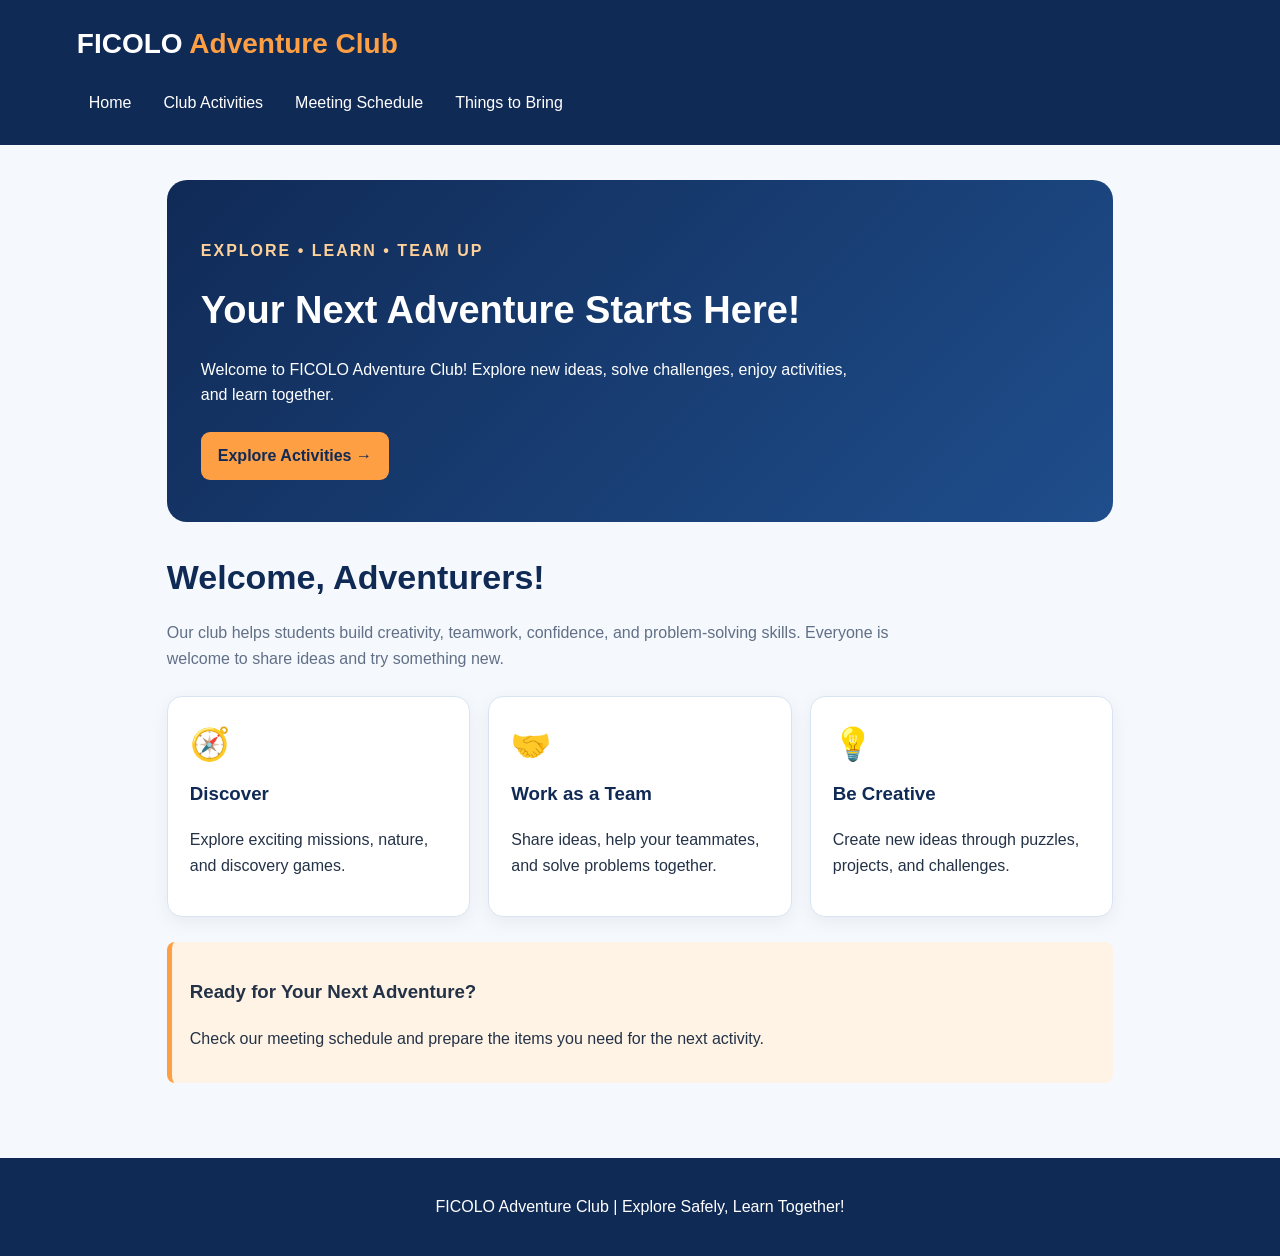
<file: index.html>
<!DOCTYPE html>
<html lang="en">
<head>
    <meta charset="UTF-8">
    <meta name="viewport" content="width=device-width, initial-scale=1.0">
    <title>FICOLO Adventure Club - Home</title>
    <link rel="stylesheet" href="style.css">
</head>
<body>

    <header>
        <h1>FICOLO <span>Adventure Club</span></h1>

        <nav>
            <a href="index.html">Home</a>
            <a href="activities.html">Club Activities</a>
            <a href="schedule.html">Meeting Schedule</a>
            <a href="thingsToBring.html">Things to Bring</a>
        </nav>
    </header>

    <main>
        <section class="hero">
            <p class="tagline">EXPLORE • LEARN • TEAM UP</p>
            <h2>Your Next Adventure Starts Here!</h2>

            <p>
                Welcome to FICOLO Adventure Club!
                Explore new ideas, solve challenges,
                enjoy activities, and learn together.
            </p>

            <a class="button" href="activities.html">
                Explore Activities →
            </a>
        </section>

        <h2 class="page-title">Welcome, Adventurers!</h2>

        <p class="intro">
            Our club helps students build creativity,
            teamwork, confidence, and problem-solving skills.
            Everyone is welcome to share ideas and try something new.
        </p>

        <section class="cards">

            <article class="card">
                <div class="icon">🧭</div>
                <h3>Discover</h3>
                <p>
                    Explore exciting missions, nature,
                    and discovery games.
                </p>
            </article>

            <article class="card">
                <div class="icon">🤝</div>
                <h3>Work as a Team</h3>
                <p>
                    Share ideas, help your teammates,
                    and solve problems together.
                </p>
            </article>

            <article class="card">
                <div class="icon">💡</div>
                <h3>Be Creative</h3>
                <p>
                    Create new ideas through puzzles,
                    projects, and challenges.
                </p>
            </article>

        </section>

        <section class="highlight">
            <h3>Ready for Your Next Adventure?</h3>
            <p>
                Check our meeting schedule and prepare
                the items you need for the next activity.
            </p>
        </section>
    </main>

    <footer>
        <p>FICOLO Adventure Club | Explore Safely, Learn Together!</p>
    </footer>

</body>
</html>
</file>
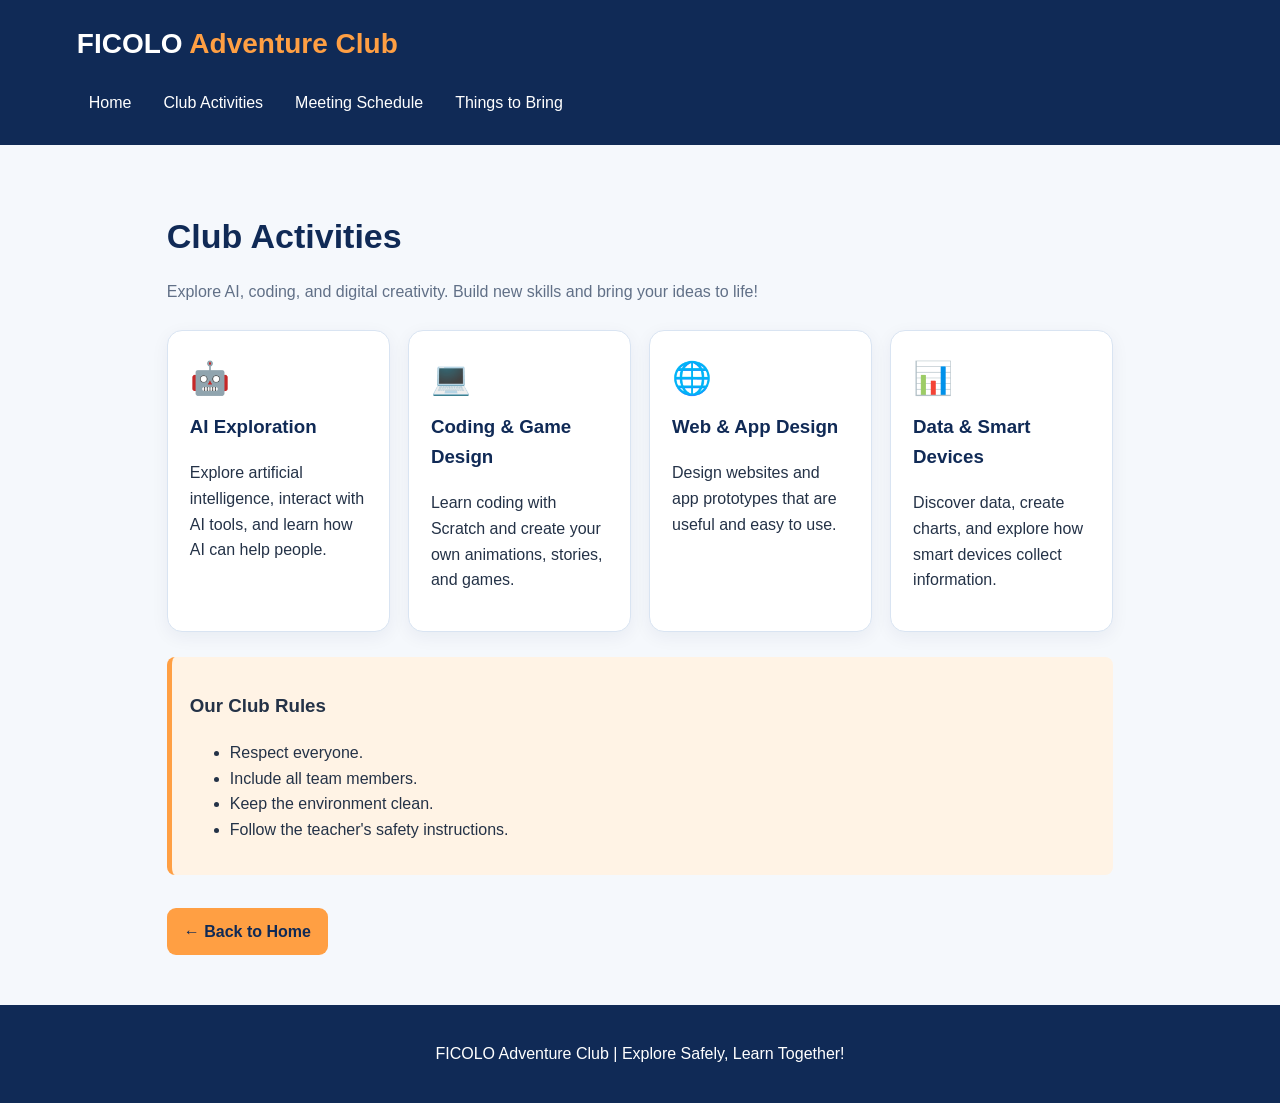
<file: activities.html>
<!DOCTYPE html>
<html lang="en">
<head>
    <meta charset="UTF-8">
    <meta name="viewport" content="width=device-width, initial-scale=1.0">
    <title>Club Activities - FICOLO Adventure Club</title>
    <link rel="stylesheet" href="style.css">
</head>
<body>

    <header>
        <h1>FICOLO <span>Adventure Club</span></h1>

        <nav>
            <a href="index.html">Home</a>
            <a href="activities.html">Club Activities</a>
            <a href="schedule.html">Meeting Schedule</a>
            <a href="thingsToBring.html">Things to Bring</a>
        </nav>
    </header>

    <main>
        <h2 class="page-title">Club Activities</h2>

        <p class="intro">
            Explore AI, coding, and digital creativity.
            Build new skills and bring your ideas to life!
        </p>

        
<section class="cards">

    <article class="card">
        <div class="icon">🤖</div>
        <h3>AI Exploration</h3>
        <p>
            Explore artificial intelligence, interact with AI tools,
            and learn how AI can help people.
        </p>
    </article>

    <article class="card">
        <div class="icon">💻</div>
        <h3>Coding & Game Design</h3>
        <p>
            Learn coding with Scratch and create
            your own animations, stories, and games.
        </p>
    </article>

    <article class="card">
        <div class="icon">🌐</div>
        <h3>Web & App Design</h3>
        <p>
            Design websites and app prototypes
            that are useful and easy to use.
        </p>
    </article>

    <article class="card">
        <div class="icon">📊</div>
        <h3>Data & Smart Devices</h3>
        <p>
            Discover data, create charts, and explore
            how smart devices collect information.
        </p>
    </article>

</section>


        <section class="highlight">
            <h3>Our Club Rules</h3>
            <ul>
                <li>Respect everyone.</li>
                <li>Include all team members.</li>
                <li>Keep the environment clean.</li>
                <li>Follow the teacher's safety instructions.</li>
            </ul>
        </section>

        <a class="button" href="index.html">← Back to Home</a>
    </main>

    <footer>
        <p>FICOLO Adventure Club | Explore Safely, Learn Together!</p>
    </footer>

</body>
</html>
</file>
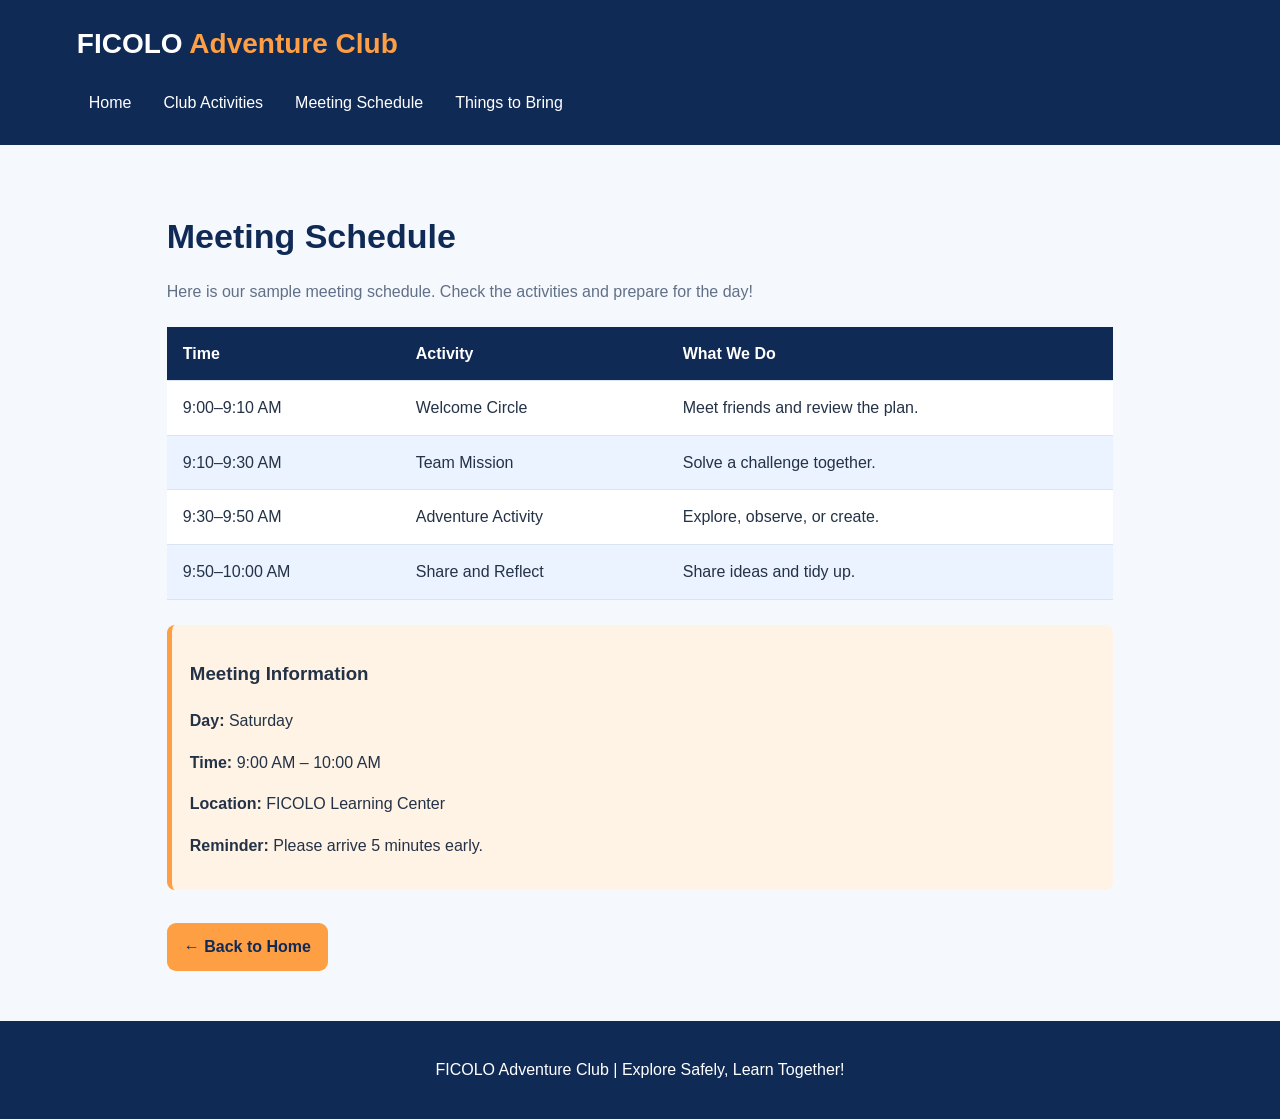
<file: schedule.html>
<!DOCTYPE html>
<html lang="en">
<head>
    <meta charset="UTF-8">
    <meta name="viewport" content="width=device-width, initial-scale=1.0">
    <title>Meeting Schedule - FICOLO Adventure Club</title>
    <link rel="stylesheet" href="style.css">
</head>
<body>

    <header>
        <h1>FICOLO <span>Adventure Club</span></h1>

        <nav>
            <a href="index.html">Home</a>
            <a href="activities.html">Club Activities</a>
            <a href="schedule.html">Meeting Schedule</a>
            <a href="thingsToBring.html">Things to Bring</a>
        </nav>
    </header>

    <main>
        <h2 class="page-title">Meeting Schedule</h2>

        <p class="intro">
            Here is our sample meeting schedule.
            Check the activities and prepare for the day!
        </p>

        <table>
            <thead>
                <tr>
                    <th>Time</th>
                    <th>Activity</th>
                    <th>What We Do</th>
                </tr>
            </thead>

            <tbody>
                <tr>
                    <td>9:00–9:10 AM</td>
                    <td>Welcome Circle</td>
                    <td>Meet friends and review the plan.</td>
                </tr>

                <tr>
                    <td>9:10–9:30 AM</td>
                    <td>Team Mission</td>
                    <td>Solve a challenge together.</td>
                </tr>

                <tr>
                    <td>9:30–9:50 AM</td>
                    <td>Adventure Activity</td>
                    <td>Explore, observe, or create.</td>
                </tr>

                <tr>
                    <td>9:50–10:00 AM</td>
                    <td>Share and Reflect</td>
                    <td>Share ideas and tidy up.</td>
                </tr>
            </tbody>
        </table>

        <section class="highlight">
            <h3>Meeting Information</h3>
            <p><strong>Day:</strong> Saturday</p>
            <p><strong>Time:</strong> 9:00 AM – 10:00 AM</p>
            <p><strong>Location:</strong> FICOLO Learning Center</p>
            <p><strong>Reminder:</strong> Please arrive 5 minutes early.</p>
        </section>

        <a class="button" href="index.html">← Back to Home</a>
    </main>

    <footer>
        <p>FICOLO Adventure Club | Explore Safely, Learn Together!</p>
    </footer>

</body>
</html>
</file>
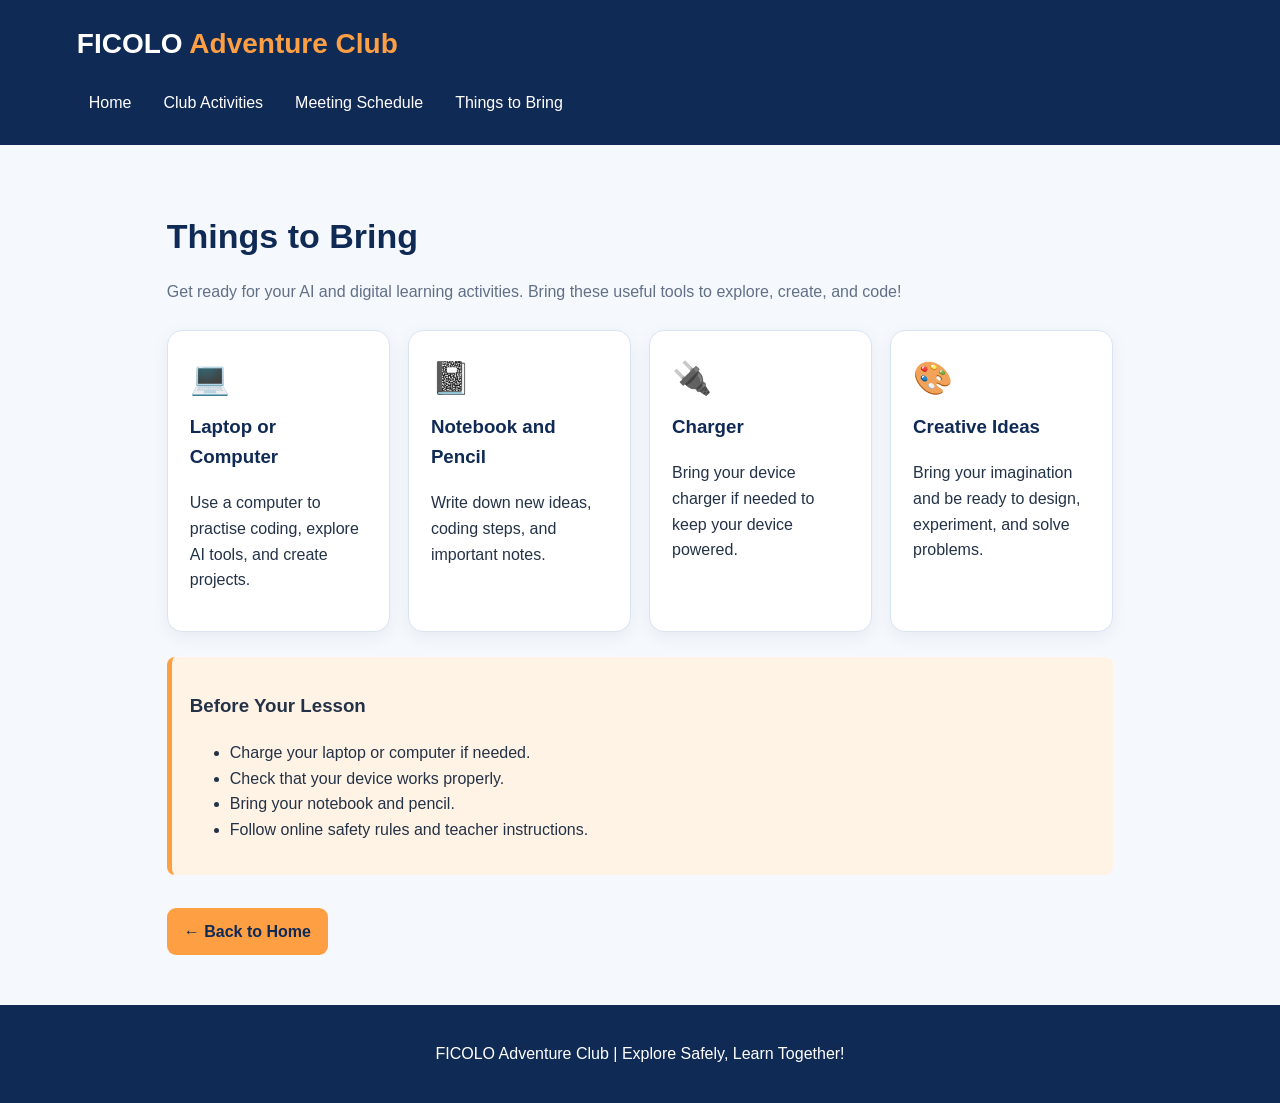
<file: thingsToBring.html>
<!DOCTYPE html>
<html lang="en">
<head>
    <meta charset="UTF-8">
    <meta name="viewport" content="width=device-width, initial-scale=1.0">
    <title>Things to Bring - FICOLO Adventure Club</title>
    <link rel="stylesheet" href="style.css">
</head>
<body>

    <header>
        <h1>FICOLO <span>Adventure Club</span></h1>

        <nav>
            <a href="index.html">Home</a>
            <a href="activities.html">Club Activities</a>
            <a href="schedule.html">Meeting Schedule</a>
            <a href="things-to-bring.html">Things to Bring</a>
        </nav>
    </header>

    <main>
        <h2 class="page-title">Things to Bring</h2>

        <p class="intro">
           Get ready for your AI and digital learning activities.
           Bring these useful tools to explore, create, and code!
        </p>

       
<section class="cards">

    <article class="card">
        <div class="icon">💻</div>
        <h3>Laptop or Computer</h3>
        <p>
            Use a computer to practise coding,
            explore AI tools, and create projects.
        </p>
    </article>

    <article class="card">
        <div class="icon">📓</div>
        <h3>Notebook and Pencil</h3>
        <p>
            Write down new ideas, coding steps,
            and important notes.
        </p>
    </article>

    <article class="card">
        <div class="icon">🔌</div>
        <h3>Charger</h3>
        <p>
            Bring your device charger if needed
            to keep your device powered.
        </p>
    </article>

    <article class="card">
        <div class="icon">🎨</div>
        <h3>Creative Ideas</h3>
        <p>
            Bring your imagination and be ready
            to design, experiment, and solve problems.
        </p>
    </article>

</section>


       <section class="highlight">
    <h3>Before Your Lesson</h3>
    <ul>
        <li>Charge your laptop or computer if needed.</li>
        <li>Check that your device works properly.</li>
        <li>Bring your notebook and pencil.</li>
        <li>Follow online safety rules and teacher instructions.</li>
    </ul>
</section>

        <a class="button" href="index.html">← Back to Home</a>
    </main>

    <footer>
        <p>FICOLO Adventure Club | Explore Safely, Learn Together!</p>
    </footer>

</body>
</html>
</file>
<file: style.css>
/* Main colour palette */
:root {
    --navy: #102A56;
    --blue: #1F4E8C;
    --light-blue: #EAF3FF;
    --orange: #FF9F43;
    --white: #FFFFFF;
    --text: #243247;
    --border: #D9E4F2;
}

/* Basic page settings */
* {
    box-sizing: border-box;
}

body {
    margin: 0;
    font-family: Arial, Helvetica, sans-serif;
    background: #F5F8FC;
    color: var(--text);
    line-height: 1.6;
}

/* Header */
header {
    background: var(--navy);
    color: var(--white);
    padding: 22px 6%;
}

header h1 {
    margin: 0 0 15px;
    font-size: 28px;
}

header h1 span {
    color: var(--orange);
}

/* Navigation links */
nav {
    display: flex;
    flex-wrap: wrap;
    gap: 8px;
}

nav a {
    color: var(--white);
    text-decoration: none;
    padding: 8px 12px;
    border-radius: 8px;
}

nav a:hover {
    background: var(--orange);
    color: var(--navy);
}

/* Main content */
main {
    max-width: 1100px;
    margin: auto;
    padding: 35px 6% 50px;
}

/* Home page hero section */
.hero {
    background: linear-gradient(
        135deg,
        var(--navy),
        var(--blue)
    );
    color: var(--white);
    padding: 42px 34px;
    border-radius: 20px;
    margin-bottom: 28px;
}

.hero h2 {
    font-size: 38px;
    margin: 10px 0;
}

.hero p {
    max-width: 650px;
}

.tagline {
    color: #FFD19A;
    font-weight: bold;
    letter-spacing: 2px;
}

/* Page headings */
.page-title {
    color: var(--navy);
    font-size: 34px;
    margin-bottom: 8px;
}

.intro {
    color: #617087;
    max-width: 760px;
}

/* Cards layout */
.cards {
    display: grid;
    grid-template-columns: repeat(
        auto-fit,
        minmax(220px, 1fr)
    );
    gap: 18px;
    margin: 25px 0;
}

.card {
    background: var(--white);
    border: 1px solid var(--border);
    border-radius: 15px;
    padding: 22px;
    box-shadow: 0 5px 18px rgba(16, 42, 86, 0.06);
}

.card h3 {
    color: var(--navy);
    margin-top: 8px;
}

.icon {
    font-size: 32px;
}

/* Buttons */
.button {
    display: inline-block;
    background: var(--orange);
    color: var(--navy);
    text-decoration: none;
    font-weight: bold;
    padding: 11px 17px;
    border-radius: 9px;
    margin-top: 8px;
}

.button:hover {
    background: #FFC078;
}

/* Highlight information */
.highlight {
    background: #FFF3E5;
    border-left: 5px solid var(--orange);
    padding: 16px 18px;
    border-radius: 8px;
    margin: 25px 0;
}

/* Schedule table */
table {
    width: 100%;
    border-collapse: collapse;
    background: var(--white);
    margin: 22px 0;
}

th,
td {
    padding: 14px 16px;
    text-align: left;
    border-bottom: 1px solid var(--border);
}

th {
    background: var(--navy);
    color: var(--white);
}

tr:nth-child(even) {
    background: var(--light-blue);
}

/* Footer */
footer {
    text-align: center;
    background: var(--navy);
    color: var(--white);
    padding: 20px;
}

/* Mobile screen support */
@media (max-width: 600px) {
    header h1 {
        font-size: 22px;
    }

    main {
        padding: 24px 5% 36px;
    }

    .hero {
        padding: 28px 22px;
    }

    .hero h2 {
        font-size: 30px;
    }

    .page-title {
        font-size: 28px;
    }

    th,
    td {
        padding: 10px 8px;
        font-size: 14px;
    }
}
</file>
